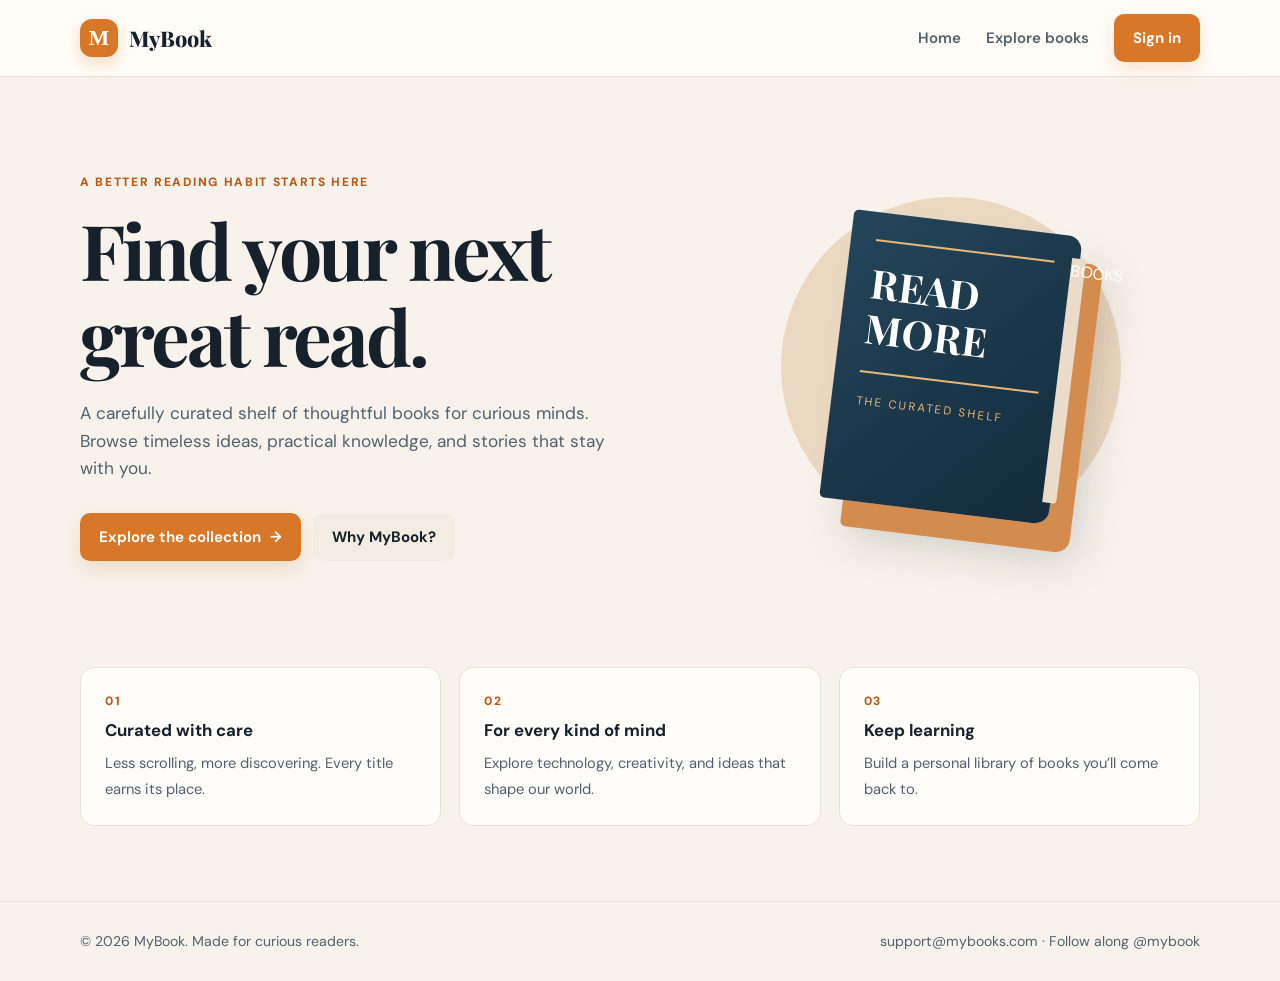
<file: index.html>
<!doctype html>
<html lang="en">
<head>
  <meta charset="UTF-8">
  <meta name="viewport" content="width=device-width, initial-scale=1.0">
  <meta name="description" content="MyBook — A carefully curated shelf of thoughtful books for curious minds. Browse computer science, AI, and technology classics.">
  <meta name="theme-color" content="#f7f3ec">
  <!-- Open Graph / Social Media -->
  <meta property="og:title" content="MyBook — Stories worth keeping">
  <meta property="og:description" content="A carefully curated shelf of thoughtful books for curious minds. Browse timeless ideas, practical knowledge, and technology classics.">
  <meta property="og:type" content="website">
  <meta property="og:image" content="library-book.webp">
  <!-- Favicon -->
  <link rel="icon" href="data:image/svg+xml,<svg xmlns='http://www.w3.org/2000/svg' viewBox='0 0 100 100'><rect width='100' height='100' rx='20' fill='%23d97728'/><text x='50' y='70' font-size='65' font-family='serif' font-weight='bold' text-anchor='middle' fill='%23ffffff'>M</text></svg>">
  <title>MyBook — Stories worth keeping</title>
  <link rel="stylesheet" href="styles.css">
  <!-- Structured Data -->
  <script type="application/ld+json">
  {
    "@context": "https://schema.org",
    "@type": "WebSite",
    "name": "MyBook",
    "url": "https://md-shaquib007.github.io/BookshowCase/",
    "description": "A curated digital shelf for technology and computer science books."
  }
  </script>
</head>
<body>
  <header class="site-header">
    <div class="nav-wrap">
      <a class="brand" href="index.html"><span class="brand-mark">M</span> MyBook</a>
      <button class="menu-toggle" aria-label="Toggle Navigation Menu" aria-expanded="false" onclick="document.querySelector('.nav-links').classList.toggle('active')">☰</button>
      <nav class="nav-links" aria-label="Main navigation">
        <a href="index.html">Home</a>
        <a href="book_showcase.html">Explore books</a>
        <a href="book_login.html" class="btn btn-primary">Sign in</a>
      </nav>
    </div>
  </header>

  <main class="page-shell">
    <section class="hero">
      <div>
        <div class="eyebrow">A better reading habit starts here</div>
        <h1>Find your next great read.</h1>
        <p>A carefully curated shelf of thoughtful books for curious minds. Browse timeless ideas, practical knowledge, and stories that stay with you.</p>
        <div class="hero-actions">
          <a class="btn btn-primary" href="book_showcase.html">Explore the collection <span aria-hidden="true">→</span></a>
          <a class="btn btn-quiet" href="#why">Why MyBook?</a>
        </div>
      </div>
      <div class="hero-art" aria-label="Decorative book illustration">
        <div class="hero-book">
          <h2>READ<br>MORE</h2>
          <p>THE CURATED SHELF</p>
        </div>
      </div>
    </section>

    <section id="why" class="feature-row" aria-label="Why choose MyBook">
      <article class="feature">
        <div class="eyebrow">01</div>
        <strong>Curated with care</strong>
        <span>Less scrolling, more discovering. Every title earns its place.</span>
      </article>
      <article class="feature">
        <div class="eyebrow">02</div>
        <strong>For every kind of mind</strong>
        <span>Explore technology, creativity, and ideas that shape our world.</span>
      </article>
      <article class="feature">
        <div class="eyebrow">03</div>
        <strong>Keep learning</strong>
        <span>Build a personal library of books you’ll come back to.</span>
      </article>
    </section>
  </main>

  <footer class="site-footer">
    <div class="page-shell footer-wrap">
      <span>© 2026 MyBook. Made for curious readers.</span>
      <span>support@mybooks.com · Follow along @mybook</span>
    </div>
  </footer>
</body>
</html>
</file>
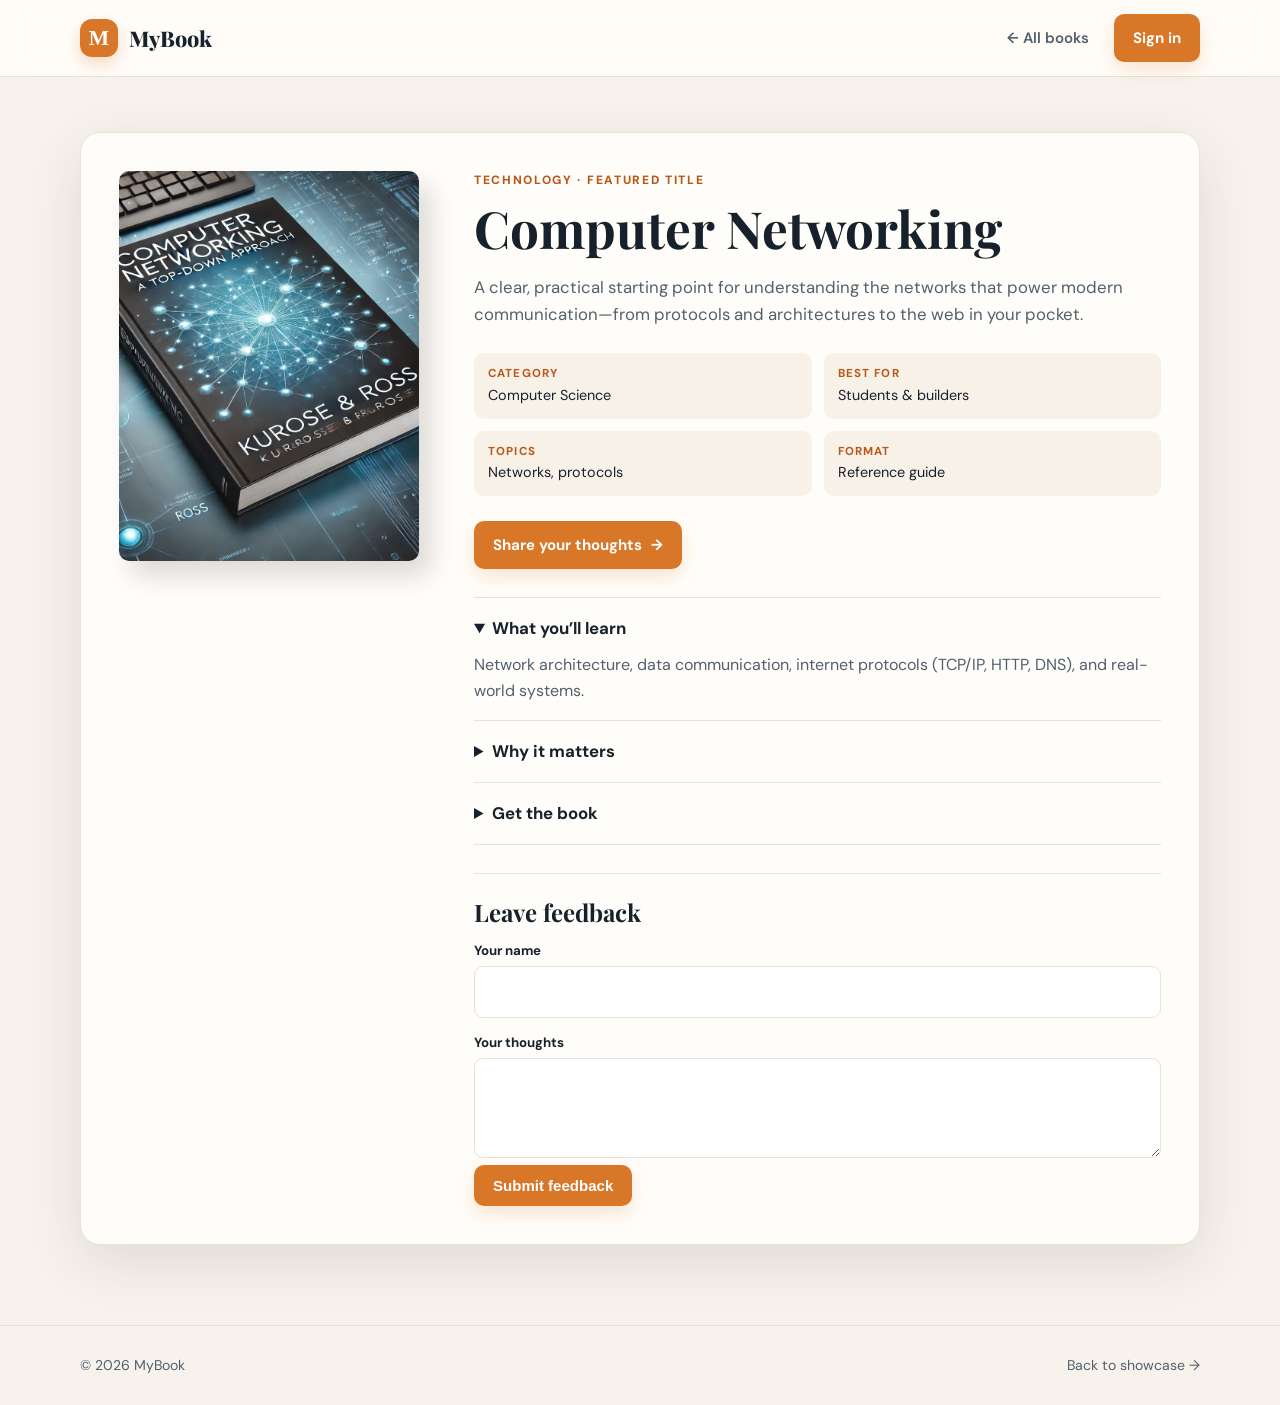
<file: book1-details.html>
<!doctype html>
<html lang="en">
<head>
  <meta charset="UTF-8">
  <meta name="viewport" content="width=device-width, initial-scale=1.0">
  <meta name="description" content="Computer Networking — Understand the systems that connect our digital world. Key concepts, protocols, and practical reference guide.">
  <meta name="theme-color" content="#f7f3ec">
  <!-- Favicon -->
  <link rel="icon" href="data:image/svg+xml,<svg xmlns='http://www.w3.org/2000/svg' viewBox='0 0 100 100'><rect width='100' height='100' rx='20' fill='%23d97728'/><text x='50' y='70' font-size='65' font-family='serif' font-weight='bold' text-anchor='middle' fill='%23ffffff'>M</text></svg>">
  <title>Computer Networking — MyBook</title>
  <link rel="stylesheet" href="styles.css">
  <!-- JSON-LD Book Schema -->
  <script type="application/ld+json">
  {
    "@context": "https://schema.org",
    "@type": "Book",
    "name": "Computer Networking",
    "genre": "Technology & Computer Science",
    "description": "Understand the systems that connect our digital world from protocols and architectures to the web in your pocket."
  }
  </script>
</head>
<body>
  <header class="site-header">
    <div class="nav-wrap">
      <a class="brand" href="index.html"><span class="brand-mark">M</span> MyBook</a>
      <button class="menu-toggle" aria-label="Toggle Navigation Menu" aria-expanded="false" onclick="document.querySelector('.nav-links').classList.toggle('active')">☰</button>
      <nav class="nav-links" aria-label="Main navigation">
        <a href="book_showcase.html">← All books</a>
        <a href="book_login.html" class="btn btn-primary">Sign in</a>
      </nav>
    </div>
  </header>

  <main class="page-shell detail-wrap">
    <article class="detail-card">
      <img class="detail-cover" src="computer-networking.webp" alt="Computer Networking book cover" loading="eager">
      <div class="detail-content">
        <div class="eyebrow">Technology · Featured title</div>
        <h1>Computer Networking</h1>
        <p>A clear, practical starting point for understanding the networks that power modern communication—from protocols and architectures to the web in your pocket.</p>

        <div class="facts">
          <div class="fact"><b>Category</b>Computer Science</div>
          <div class="fact"><b>Best for</b>Students & builders</div>
          <div class="fact"><b>Topics</b>Networks, protocols</div>
          <div class="fact"><b>Format</b>Reference guide</div>
        </div>

        <a class="btn btn-primary" href="#feedback">Share your thoughts <span aria-hidden="true">→</span></a>

        <div class="detail-list">
          <details open>
            <summary>What you’ll learn</summary>
            <div>Network architecture, data communication, internet protocols (TCP/IP, HTTP, DNS), and real-world systems.</div>
          </details>
          <details>
            <summary>Why it matters</summary>
            <div>Build a strong foundation for web development, cloud computing, systems engineering, and distributed applications.</div>
          </details>
          <details>
            <summary>Get the book</summary>
            <div>
              <a href="https://amazon.com" target="_blank" rel="noopener noreferrer">Buy on Amazon →</a> &nbsp;·&nbsp;
              <a href="https://flipkart.com" target="_blank" rel="noopener noreferrer">Buy on Flipkart →</a>
            </div>
          </details>
        </div>

        <form id="feedback" class="feedback" onsubmit="handleFeedback(event)">
          <h2>Leave feedback</h2>
          <label for="name">Your name</label>
          <input id="name" type="text" required aria-required="true">
          <label for="note">Your thoughts</label>
          <textarea id="note" required aria-required="true"></textarea>
          <button class="btn btn-primary" type="submit">Submit feedback</button>
        </form>
      </div>
    </article>
  </main>

  <div id="toastContainer"></div>

  <footer class="site-footer">
    <div class="page-shell footer-wrap">
      <span>© 2026 MyBook</span>
      <a href="book_showcase.html">Back to showcase →</a>
    </div>
  </footer>

  <script>
    function handleFeedback(e) {
      e.preventDefault();
      const name = document.getElementById('name').value;
      const toast = document.getElementById('toastContainer');
      toast.innerHTML = `<div class="toast-notice" role="alert"><span>Thank you for your feedback, ${name}!</span></div>`;
      e.target.reset();
      setTimeout(() => { toast.innerHTML = ''; }, 3500);
    }
  </script>
</body>
</html>
</file>
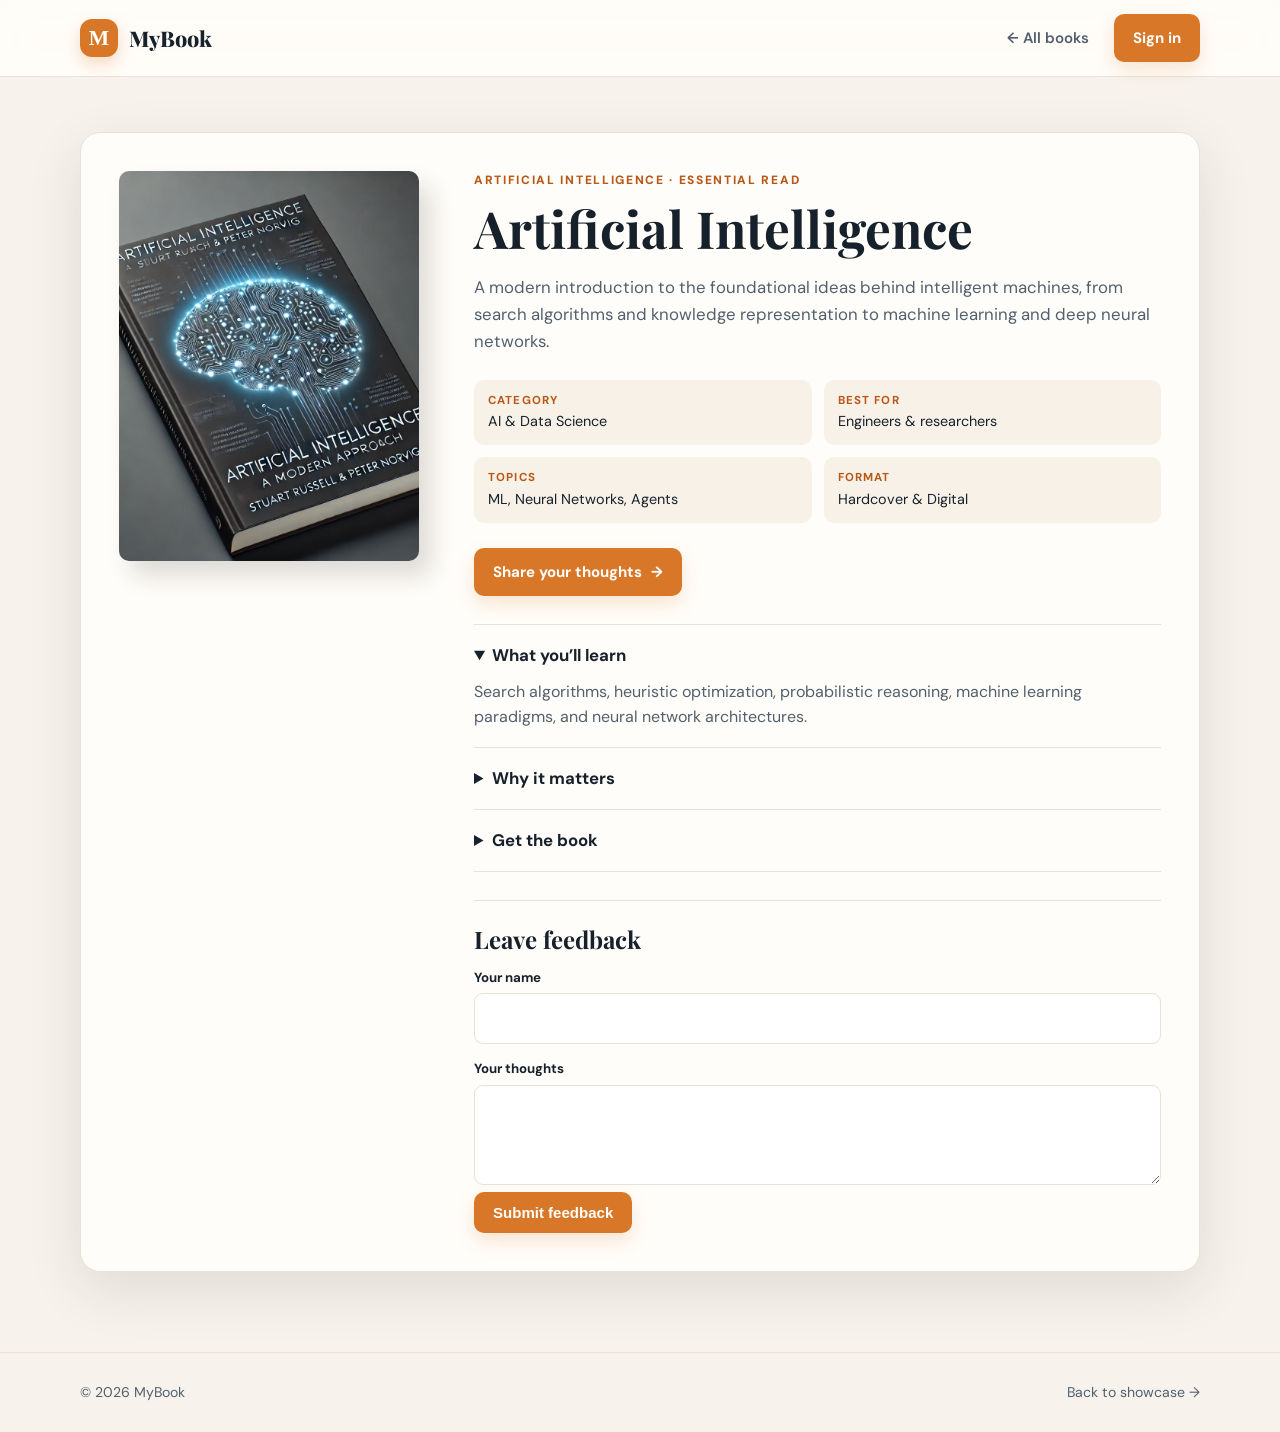
<file: book2-details.html>
<!doctype html>
<html lang="en">
<head>
  <meta charset="UTF-8">
  <meta name="viewport" content="width=device-width, initial-scale=1.0">
  <meta name="description" content="Artificial Intelligence — A modern introduction to the ideas behind intelligent machines, neural networks, and decision algorithms.">
  <meta name="theme-color" content="#f7f3ec">
  <!-- Favicon -->
  <link rel="icon" href="data:image/svg+xml,<svg xmlns='http://www.w3.org/2000/svg' viewBox='0 0 100 100'><rect width='100' height='100' rx='20' fill='%23d97728'/><text x='50' y='70' font-size='65' font-family='serif' font-weight='bold' text-anchor='middle' fill='%23ffffff'>M</text></svg>">
  <title>Artificial Intelligence — MyBook</title>
  <link rel="stylesheet" href="styles.css">
  <!-- JSON-LD Book Schema -->
  <script type="application/ld+json">
  {
    "@context": "https://schema.org",
    "@type": "Book",
    "name": "Artificial Intelligence",
    "genre": "Artificial Intelligence & Computer Science",
    "description": "A modern introduction to the foundational concepts behind intelligent machines and decision-making."
  }
  </script>
</head>
<body>
  <header class="site-header">
    <div class="nav-wrap">
      <a class="brand" href="index.html"><span class="brand-mark">M</span> MyBook</a>
      <button class="menu-toggle" aria-label="Toggle Navigation Menu" aria-expanded="false" onclick="document.querySelector('.nav-links').classList.toggle('active')">☰</button>
      <nav class="nav-links" aria-label="Main navigation">
        <a href="book_showcase.html">← All books</a>
        <a href="book_login.html" class="btn btn-primary">Sign in</a>
      </nav>
    </div>
  </header>

  <main class="page-shell detail-wrap">
    <article class="detail-card">
      <img class="detail-cover" src="artificial-intelligence.webp" alt="Artificial Intelligence book cover" loading="eager">
      <div class="detail-content">
        <div class="eyebrow">Artificial Intelligence · Essential Read</div>
        <h1>Artificial Intelligence</h1>
        <p>A modern introduction to the foundational ideas behind intelligent machines, from search algorithms and knowledge representation to machine learning and deep neural networks.</p>

        <div class="facts">
          <div class="fact"><b>Category</b>AI & Data Science</div>
          <div class="fact"><b>Best for</b>Engineers & researchers</div>
          <div class="fact"><b>Topics</b>ML, Neural Networks, Agents</div>
          <div class="fact"><b>Format</b>Hardcover & Digital</div>
        </div>

        <a class="btn btn-primary" href="#feedback">Share your thoughts <span aria-hidden="true">→</span></a>

        <div class="detail-list">
          <details open>
            <summary>What you’ll learn</summary>
            <div>Search algorithms, heuristic optimization, probabilistic reasoning, machine learning paradigms, and neural network architectures.</div>
          </details>
          <details>
            <summary>Why it matters</summary>
            <div>Empowers developers and researchers to understand, design, and deploy intelligent agents responsibly.</div>
          </details>
          <details>
            <summary>Get the book</summary>
            <div>
              <a href="https://amazon.com" target="_blank" rel="noopener noreferrer">Buy on Amazon →</a> &nbsp;·&nbsp;
              <a href="https://flipkart.com" target="_blank" rel="noopener noreferrer">Buy on Flipkart →</a>
            </div>
          </details>
        </div>

        <form id="feedback" class="feedback" onsubmit="handleFeedback(event)">
          <h2>Leave feedback</h2>
          <label for="name">Your name</label>
          <input id="name" type="text" required aria-required="true">
          <label for="note">Your thoughts</label>
          <textarea id="note" required aria-required="true"></textarea>
          <button class="btn btn-primary" type="submit">Submit feedback</button>
        </form>
      </div>
    </article>
  </main>

  <div id="toastContainer"></div>

  <footer class="site-footer">
    <div class="page-shell footer-wrap">
      <span>© 2026 MyBook</span>
      <a href="book_showcase.html">Back to showcase →</a>
    </div>
  </footer>

  <script>
    function handleFeedback(e) {
      e.preventDefault();
      const name = document.getElementById('name').value;
      const toast = document.getElementById('toastContainer');
      toast.innerHTML = `<div class="toast-notice" role="alert"><span>Thank you for your feedback, ${name}!</span></div>`;
      e.target.reset();
      setTimeout(() => { toast.innerHTML = ''; }, 3500);
    }
  </script>
</body>
</html>
</file>
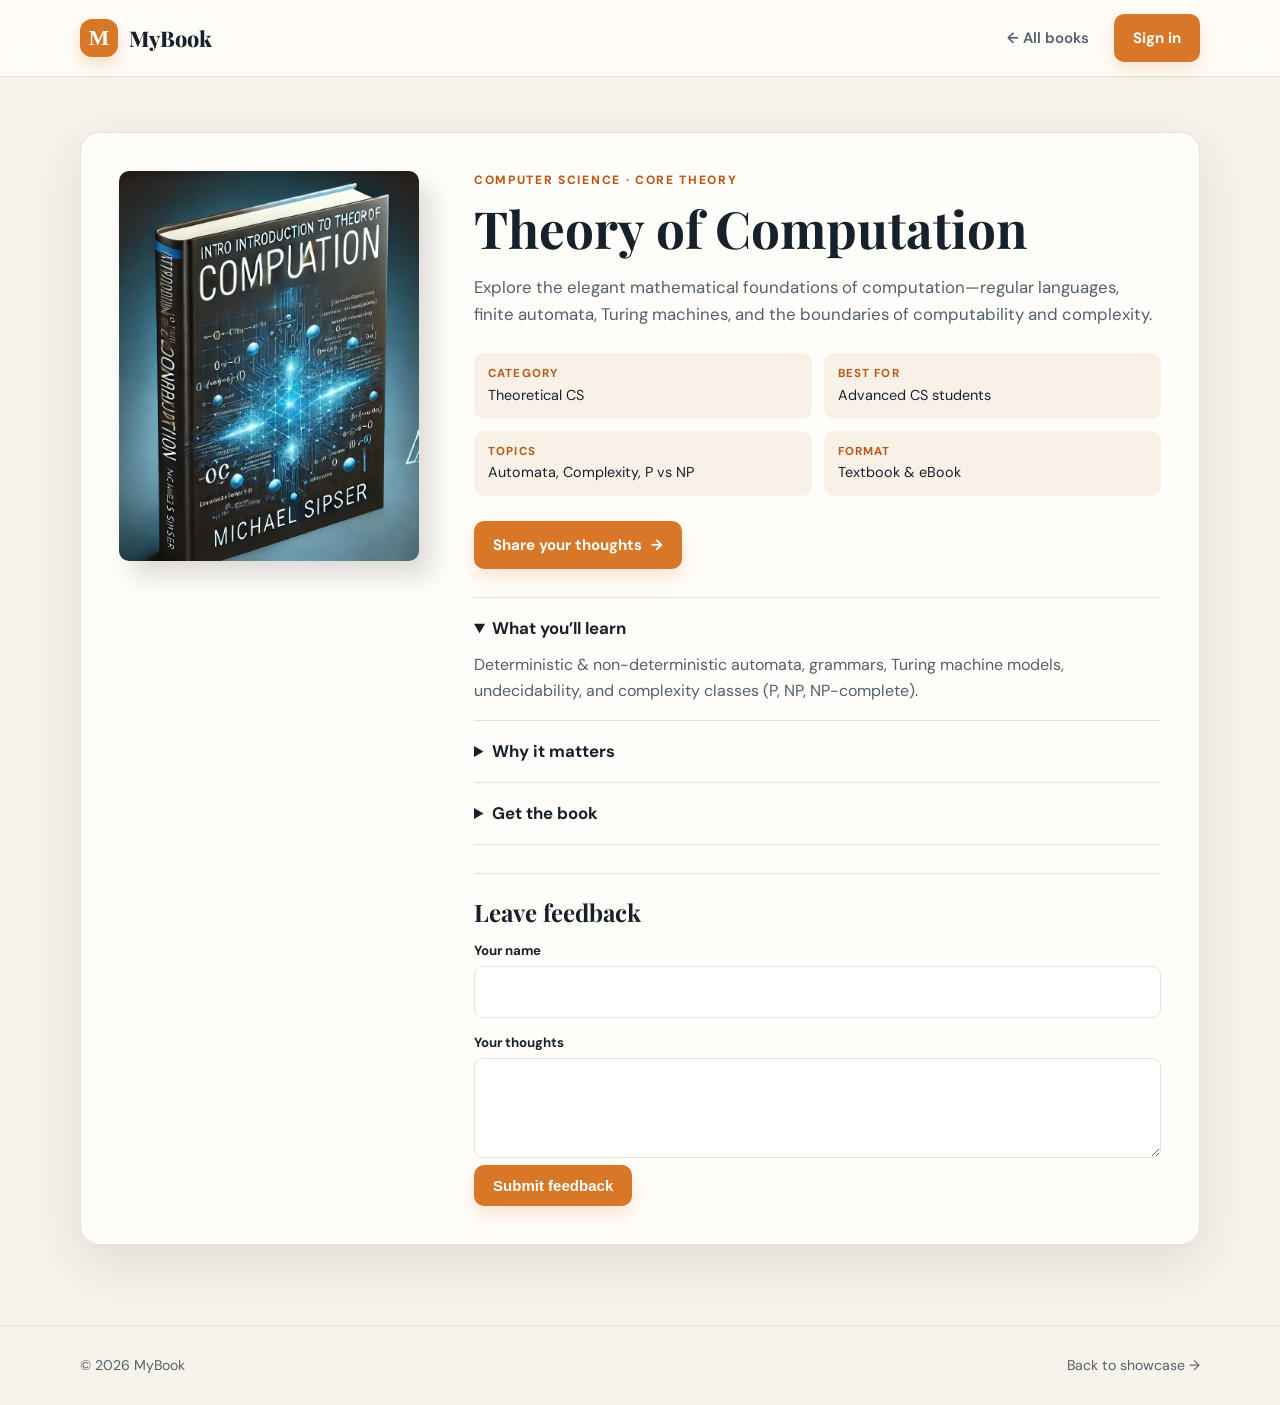
<file: book3-details.html>
<!doctype html>
<html lang="en">
<head>
  <meta charset="UTF-8">
  <meta name="viewport" content="width=device-width, initial-scale=1.0">
  <meta name="description" content="Theory of Computation — Explore the mathematical foundations of computability, automata, and computational complexity.">
  <meta name="theme-color" content="#f7f3ec">
  <!-- Favicon -->
  <link rel="icon" href="data:image/svg+xml,<svg xmlns='http://www.w3.org/2000/svg' viewBox='0 0 100 100'><rect width='100' height='100' rx='20' fill='%23d97728'/><text x='50' y='70' font-size='65' font-family='serif' font-weight='bold' text-anchor='middle' fill='%23ffffff'>M</text></svg>">
  <title>Theory of Computation — MyBook</title>
  <link rel="stylesheet" href="styles.css">
  <!-- JSON-LD Book Schema -->
  <script type="application/ld+json">
  {
    "@context": "https://schema.org",
    "@type": "Book",
    "name": "Theory of Computation",
    "genre": "Theoretical Computer Science",
    "description": "Explore the elegant mathematical foundations of what computers can and cannot compute."
  }
  </script>
</head>
<body>
  <header class="site-header">
    <div class="nav-wrap">
      <a class="brand" href="index.html"><span class="brand-mark">M</span> MyBook</a>
      <button class="menu-toggle" aria-label="Toggle Navigation Menu" aria-expanded="false" onclick="document.querySelector('.nav-links').classList.toggle('active')">☰</button>
      <nav class="nav-links" aria-label="Main navigation">
        <a href="book_showcase.html">← All books</a>
        <a href="book_login.html" class="btn btn-primary">Sign in</a>
      </nav>
    </div>
  </header>

  <main class="page-shell detail-wrap">
    <article class="detail-card">
      <img class="detail-cover" src="theory-of-computation.webp" alt="Theory of Computation book cover" loading="eager">
      <div class="detail-content">
        <div class="eyebrow">Computer Science · Core Theory</div>
        <h1>Theory of Computation</h1>
        <p>Explore the elegant mathematical foundations of computation—regular languages, finite automata, Turing machines, and the boundaries of computability and complexity.</p>

        <div class="facts">
          <div class="fact"><b>Category</b>Theoretical CS</div>
          <div class="fact"><b>Best for</b>Advanced CS students</div>
          <div class="fact"><b>Topics</b>Automata, Complexity, P vs NP</div>
          <div class="fact"><b>Format</b>Textbook & eBook</div>
        </div>

        <a class="btn btn-primary" href="#feedback">Share your thoughts <span aria-hidden="true">→</span></a>

        <div class="detail-list">
          <details open>
            <summary>What you’ll learn</summary>
            <div>Deterministic & non-deterministic automata, grammars, Turing machine models, undecidability, and complexity classes (P, NP, NP-complete).</div>
          </details>
          <details>
            <summary>Why it matters</summary>
            <div>Deepens your understanding of compiler design, algorithm limits, cryptography, and logic formulation.</div>
          </details>
          <details>
            <summary>Get the book</summary>
            <div>
              <a href="https://amazon.com" target="_blank" rel="noopener noreferrer">Buy on Amazon →</a> &nbsp;·&nbsp;
              <a href="https://flipkart.com" target="_blank" rel="noopener noreferrer">Buy on Flipkart →</a>
            </div>
          </details>
        </div>

        <form id="feedback" class="feedback" onsubmit="handleFeedback(event)">
          <h2>Leave feedback</h2>
          <label for="name">Your name</label>
          <input id="name" type="text" required aria-required="true">
          <label for="note">Your thoughts</label>
          <textarea id="note" required aria-required="true"></textarea>
          <button class="btn btn-primary" type="submit">Submit feedback</button>
        </form>
      </div>
    </article>
  </main>

  <div id="toastContainer"></div>

  <footer class="site-footer">
    <div class="page-shell footer-wrap">
      <span>© 2026 MyBook</span>
      <a href="book_showcase.html">Back to showcase →</a>
    </div>
  </footer>

  <script>
    function handleFeedback(e) {
      e.preventDefault();
      const name = document.getElementById('name').value;
      const toast = document.getElementById('toastContainer');
      toast.innerHTML = `<div class="toast-notice" role="alert"><span>Thank you for your feedback, ${name}!</span></div>`;
      e.target.reset();
      setTimeout(() => { toast.innerHTML = ''; }, 3500);
    }
  </script>
</body>
</html>
</file>
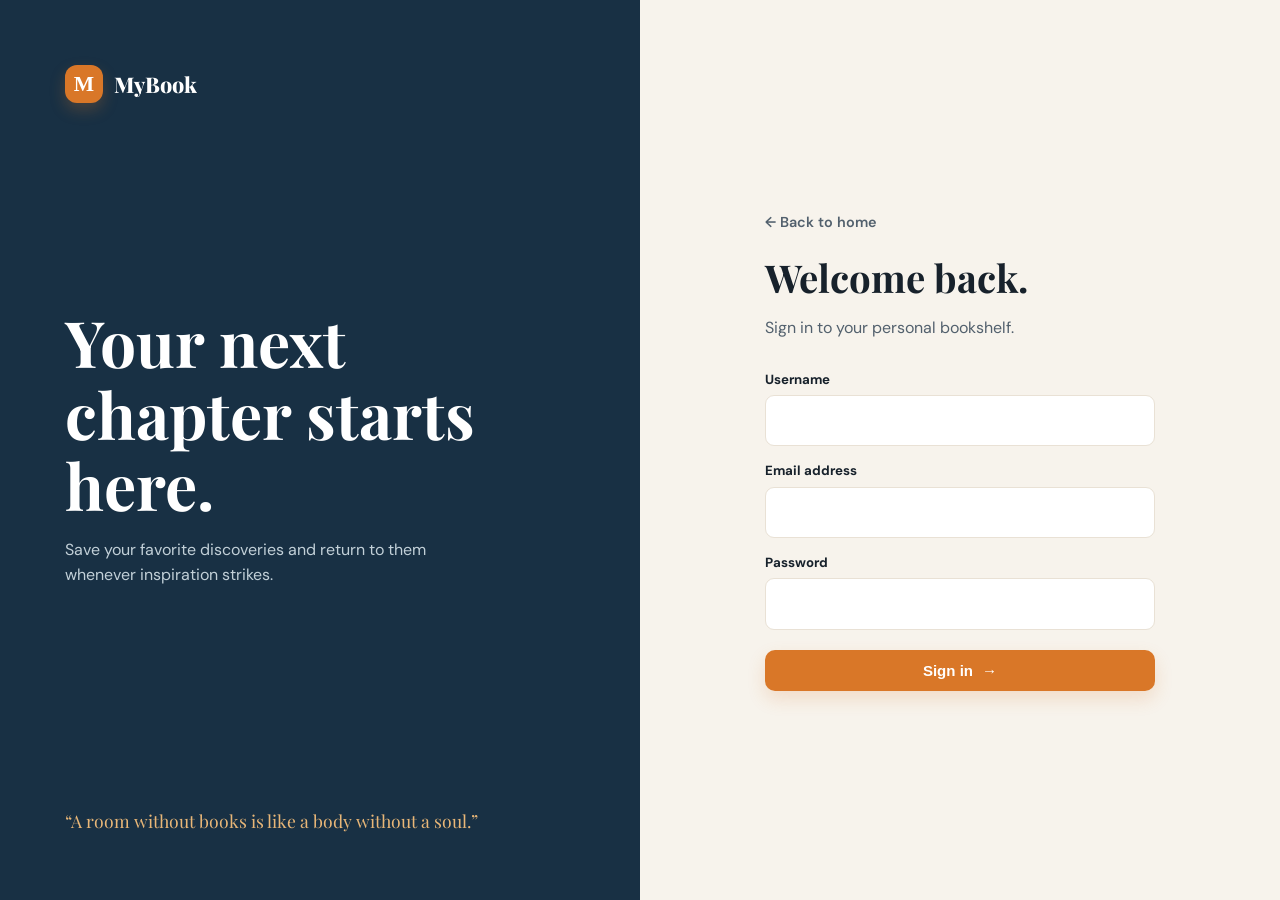
<file: book_login.html>
<!doctype html>
<html lang="en">
<head>
  <meta charset="UTF-8">
  <meta name="viewport" content="width=device-width, initial-scale=1.0">
  <meta name="description" content="Sign in to your MyBook personal bookshelf to save favorite titles and reading lists.">
  <meta name="theme-color" content="#183044">
  <!-- Favicon -->
  <link rel="icon" href="data:image/svg+xml,<svg xmlns='http://www.w3.org/2000/svg' viewBox='0 0 100 100'><rect width='100' height='100' rx='20' fill='%23d97728'/><text x='50' y='70' font-size='65' font-family='serif' font-weight='bold' text-anchor='middle' fill='%23ffffff'>M</text></svg>">
  <title>Sign in — MyBook</title>
  <link rel="stylesheet" href="styles.css">
</head>
<body>
  <main class="login-page">
    <section class="login-art">
      <a class="brand" href="index.html"><span class="brand-mark">M</span> MyBook</a>
      <div>
        <h1>Your next chapter starts here.</h1>
        <p>Save your favorite discoveries and return to them whenever inspiration strikes.</p>
      </div>
      <div class="login-quote">“A room without books is like a body without a soul.”</div>
    </section>

    <section class="login-panel">
      <form class="login-form" id="loginForm" novalidate onsubmit="handleLogin(event)">
        <a class="back-link" href="index.html">← Back to home</a>
        <h1>Welcome back.</h1>
        <p>Sign in to your personal bookshelf.</p>
        
        <label for="uname">Username</label>
        <input id="uname" type="text" autocomplete="username" required aria-required="true">
        
        <label for="mail">Email address</label>
        <input id="mail" type="email" autocomplete="email" required aria-required="true">
        
        <label for="pwd">Password</label>
        <input id="pwd" type="password" autocomplete="current-password" required aria-required="true">
        
        <button class="btn btn-primary" type="submit">Sign in <span aria-hidden="true">→</span></button>
      </form>
    </section>
  </main>

  <div id="toastContainer"></div>

  <script>
    function handleLogin(e) {
      e.preventDefault();
      const mail = document.getElementById('mail');
      const uname = document.getElementById('uname');
      const pwd = document.getElementById('pwd');

      if (!uname.value.trim() || !mail.value.trim() || !pwd.value) {
        showToast('Please fill out all required fields.');
        return;
      }
      if (!mail.checkValidity()) {
        showToast('Please enter a valid email address.');
        mail.focus();
        return;
      }

      showToast('Welcome back, ' + uname.value + '! Redirecting to collection...');
      setTimeout(() => {
        window.location.href = 'book_showcase.html';
      }, 1500);
    }

    function showToast(msg) {
      const container = document.getElementById('toastContainer');
      container.innerHTML = `<div class="toast-notice" role="alert"><span>${msg}</span></div>`;
      setTimeout(() => { container.innerHTML = ''; }, 3500);
    }
  </script>
</body>
</html>
</file>
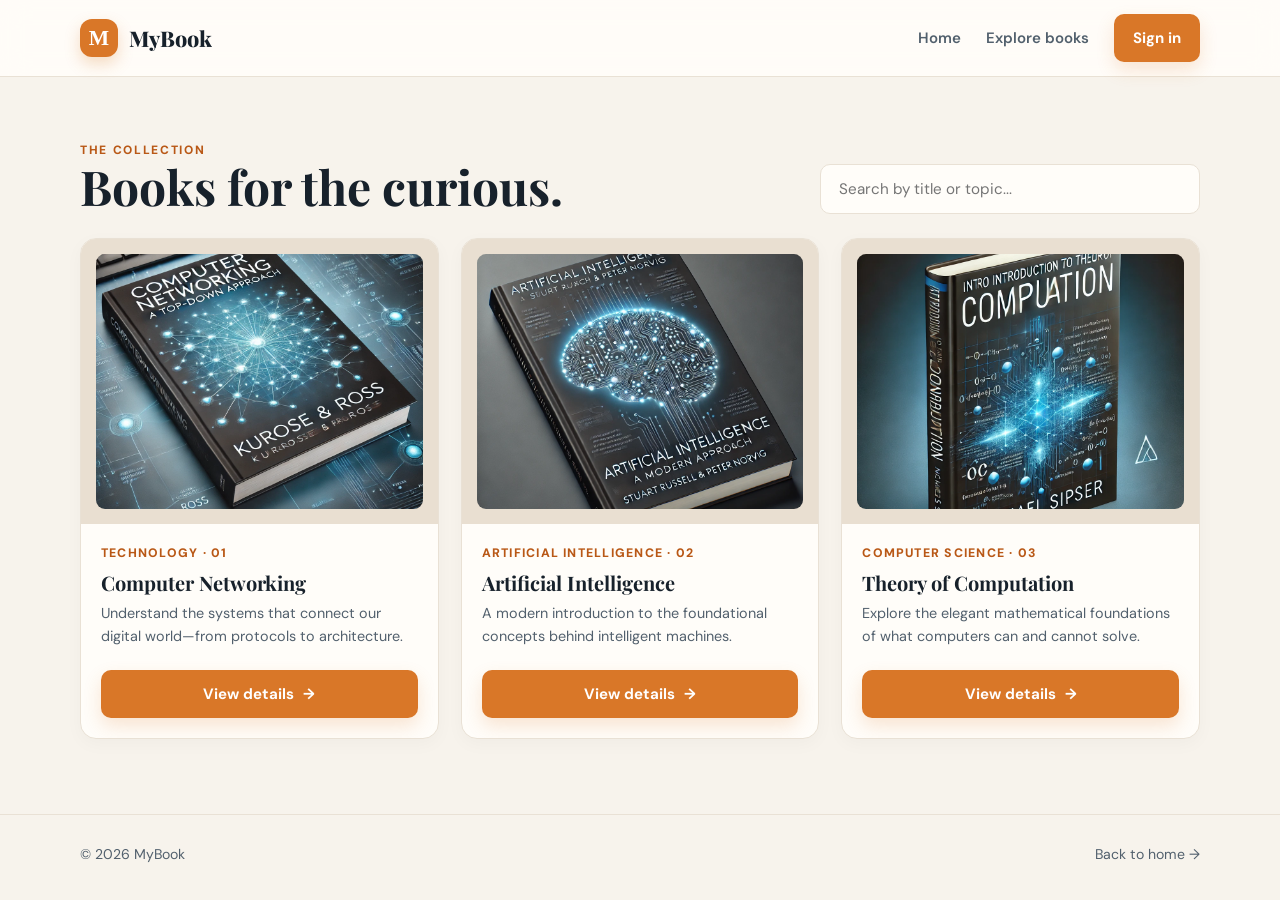
<file: book_showcase.html>
<!doctype html>
<html lang="en">
<head>
  <meta charset="UTF-8">
  <meta name="viewport" content="width=device-width, initial-scale=1.0">
  <meta name="description" content="Explore our curated collection of computer science, artificial intelligence, and networking books on MyBook.">
  <meta name="theme-color" content="#f7f3ec">
  <!-- Open Graph -->
  <meta property="og:title" content="Explore the collection — MyBook">
  <meta property="og:description" content="Explore our curated collection of computer science, artificial intelligence, and networking books.">
  <meta property="og:type" content="website">
  <!-- Favicon -->
  <link rel="icon" href="data:image/svg+xml,<svg xmlns='http://www.w3.org/2000/svg' viewBox='0 0 100 100'><rect width='100' height='100' rx='20' fill='%23d97728'/><text x='50' y='70' font-size='65' font-family='serif' font-weight='bold' text-anchor='middle' fill='%23ffffff'>M</text></svg>">
  <title>Explore the collection — MyBook</title>
  <link rel="stylesheet" href="styles.css">
  <!-- JSON-LD -->
  <script type="application/ld+json">
  {
    "@context": "https://schema.org",
    "@type": "ItemList",
    "name": "MyBook Technology Collection",
    "itemListElement": [
      { "@type": "ListItem", "position": 1, "name": "Computer Networking" },
      { "@type": "ListItem", "position": 2, "name": "Artificial Intelligence" },
      { "@type": "ListItem", "position": 3, "name": "Theory of Computation" }
    ]
  }
  </script>
</head>
<body>
  <header class="site-header">
    <div class="nav-wrap">
      <a class="brand" href="index.html"><span class="brand-mark">M</span> MyBook</a>
      <button class="menu-toggle" aria-label="Toggle Navigation Menu" aria-expanded="false" onclick="document.querySelector('.nav-links').classList.toggle('active')">☰</button>
      <nav class="nav-links" aria-label="Main navigation">
        <a href="index.html">Home</a>
        <a href="book_showcase.html">Explore books</a>
        <a href="book_login.html" class="btn btn-primary">Sign in</a>
      </nav>
    </div>
  </header>

  <main class="page-shell">
    <section class="section-head">
      <div>
        <div class="eyebrow">The collection</div>
        <h1>Books for the curious.</h1>
      </div>
      <div class="search-box">
        <input type="search" id="bookSearch" placeholder="Search by title or topic..." aria-label="Search books by title or topic" oninput="filterBooks()">
      </div>
    </section>

    <section class="books-grid" id="booksGrid">
      <article class="book-card" data-title="computer networking" data-category="technology">
        <div class="cover">
          <img src="computer-networking.webp" alt="Computer Networking book cover" loading="lazy">
        </div>
        <div class="book-info">
          <div class="book-meta">Technology · 01</div>
          <h2>Computer Networking</h2>
          <p>Understand the systems that connect our digital world—from protocols to architecture.</p>
          <a class="btn btn-primary" href="book1-details.html">View details <span aria-hidden="true">→</span></a>
        </div>
      </article>

      <article class="book-card" data-title="artificial intelligence" data-category="artificial intelligence">
        <div class="cover">
          <img src="artificial-intelligence.webp" alt="Artificial Intelligence book cover" loading="lazy">
        </div>
        <div class="book-info">
          <div class="book-meta">Artificial intelligence · 02</div>
          <h2>Artificial Intelligence</h2>
          <p>A modern introduction to the foundational concepts behind intelligent machines.</p>
          <a class="btn btn-primary" href="book2-details.html">View details <span aria-hidden="true">→</span></a>
        </div>
      </article>

      <article class="book-card" data-title="theory of computation" data-category="computer science">
        <div class="cover">
          <img src="theory-of-computation.webp" alt="Theory of Computation book cover" loading="lazy">
        </div>
        <div class="book-info">
          <div class="book-meta">Computer science · 03</div>
          <h2>Theory of Computation</h2>
          <p>Explore the elegant mathematical foundations of what computers can and cannot solve.</p>
          <a class="btn btn-primary" href="book3-details.html">View details <span aria-hidden="true">→</span></a>
        </div>
      </article>
    </section>
  </main>

  <footer class="site-footer">
    <div class="page-shell footer-wrap">
      <span>© 2026 MyBook</span>
      <a href="index.html">Back to home →</a>
    </div>
  </footer>

  <script>
    function filterBooks() {
      const q = document.getElementById('bookSearch').value.toLowerCase().trim();
      const cards = document.querySelectorAll('.book-card');
      cards.forEach(card => {
        const title = card.getAttribute('data-title');
        const cat = card.getAttribute('data-category');
        if (title.includes(q) || cat.includes(q)) {
          card.style.display = 'flex';
        } else {
          card.style.display = 'none';
        }
      });
    }
  </script>
</body>
</html>
</file>
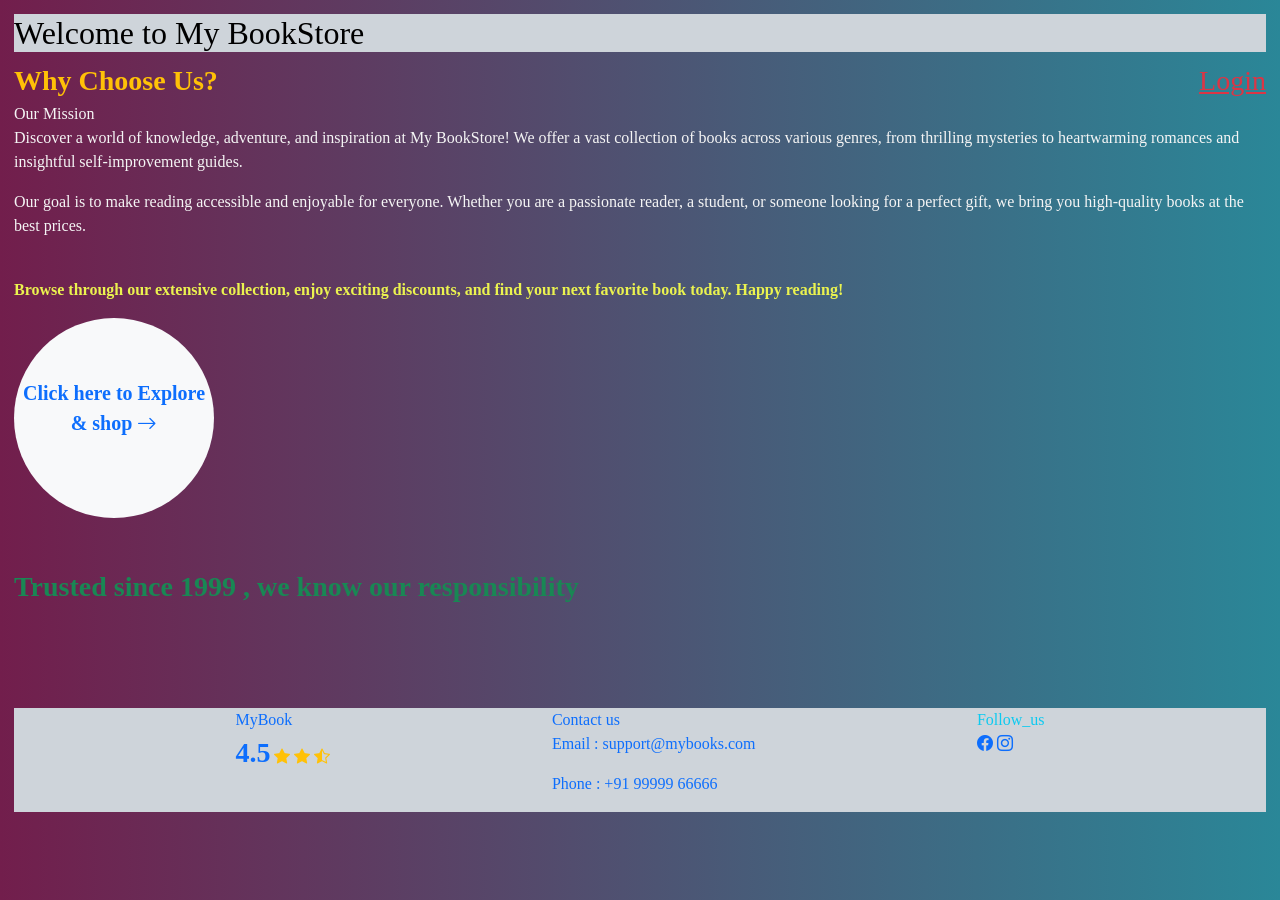
<file: welcome_bookstore.html>
<!DOCTYPE html>
<html lang="en">
<head>
    <meta charset="UTF-8">
    <meta name="viewport" content="width=device-width, initial-scale=1.0">
    <title>Document</title>
    <link href="https://cdn.jsdelivr.net/npm/bootstrap@5.3.3/dist/css/bootstrap.min.css" rel="stylesheet" integrity="sha384-QWTKZyjpPEjISv5WaRU9OFeRpok6YctnYmDr5pNlyT2bRjXh0JMhjY6hW+ALEwIH" crossorigin="anonymous">
    <link rel="stylesheet" href="https://cdn.jsdelivr.net/npm/bootstrap-icons@1.11.3/font/bootstrap-icons.min.css">

    <style type="text/css">
        *{
            font-family: 'Times New Roman', Times, serif;
            margin: 0px;
            padding: 0px; 
        }

        body{
            background: linear-gradient(to right, #721e4c, #2a8798);
            margin: 10px;
            padding: 4px;
            color: whitesmoke;
        }

        .positioning{
            display: flex;
            flex-direction: row;
            justify-content: space-between;
        }

        /*Now applying media Queries*/
        @media screen and (max-width:768){
            body{
                font-size: 12px;
            }
        }
        
    </style>
</head>
<body>
    <header class="header bg-dark">
        <h2 class="heading bg-dark-subtle text-bg-light">
            Welcome to My BookStore
        </h2>
    </header>

    <div class="positioning">
        <div class="text-warning fw-bold fs-3">
            Why Choose Us?
        </div>
        <div class="text-danger fs-3">
            <a href="book_login.html" class="text-danger">Login</a>
        </div>
    </div>

    <main>
        <div>
            Our Mission
        </div>
        <p>
            Discover a world of knowledge, adventure, and inspiration at My BookStore! We offer a vast collection of books across various genres, from thrilling mysteries to heartwarming romances and insightful self-improvement guides.
        </p>

        <p>
            Our goal is to make reading accessible and enjoyable for everyone. Whether you are a passionate reader, a student, or someone looking for a perfect gift, we bring you high-quality books at the best prices.
        </p>

        <p style="color: rgb(235, 243, 79); font-weight: bold; margin-top: 40px;">
            Browse through our extensive collection, enjoy exciting discounts, and find your next favorite book today. Happy reading!
        </p>

        <div class="fw-bold fs-5 d-flex justify-content-center bg-light" style=" height:200px; width:200px; border-radius:200px; text-align:center; ">
            <a href="book_showcase.html" style="text-decoration: none; justify-content:center; text-align:center; margin-top: 60px;">Click here to Explore & shop <span class="bi bi-arrow-right"></span></a>
        </div>
        
    </main>

    <div class="quote fw-bold fs-3 text-success mt-5">
        Trusted since 1999 , we know our responsibility
    </div>

    <footer class="foot bg-dark-subtle text-primary d-flex justify-content-evenly" style="margin-top: 100px;">

        <div>
            <div>MyBook</div>
            <div class="">
                <span class="fw-bold fs-3 text-primary">4.5</span>
                <span class="bi bi-star-fill text-warning"></span>
                <span class="bi bi-star-fill text-warning"></span>
                <span class="bi bi-star-half text-warning"></span>
            </div>
        </div>

        <div>
            <div>Contact us</div>
            <p>Email : support@mybooks.com</p>
            <p>Phone : +91 99999 66666</p>
        </div>

        <div>
            <div class="text-info">Follow_us</div>
            <div>
                <span class="bi bi-facebook"> </span>
                <span class="bi bi-instagram"> </span>
            </div>
        </div>

    </footer>
    
</body>
</html>
</file>
<file: styles.css>
@import url('https://fonts.googleapis.com/css2?family=DM+Sans:ital,wght@0,400;0,500;0,600;0,700;1,400&family=Playfair+Display:wght@600;700;800&display=swap');

:root {
  --ink: #17212b;
  --muted: #52606d;
  --cream: #f7f3ec;
  --paper: #fffdf9;
  --line: #e9e1d5;
  --amber: #d97728;
  --amber-dark: #b95816;
  --navy: #183044;
  --green: #2e7d32;
  --shadow: 0 18px 55px rgba(35, 30, 24, .11);
  --focus-ring: 0 0 0 3px rgba(217, 119, 40, .35);
}

* { box-sizing: border-box; }
html { scroll-behavior: smooth; }
body {
  margin: 0;
  color: var(--ink);
  background: var(--cream);
  font-family: 'DM Sans', system-ui, -apple-system, sans-serif;
  line-height: 1.6;
  -webkit-font-smoothing: antialiased;
}

a { color: inherit; text-decoration: none; }
a:focus-visible, button:focus-visible, input:focus-visible, textarea:focus-visible {
  outline: none;
  box-shadow: var(--focus-ring);
  border-radius: 6px;
}

/* Header & Nav */
.site-header {
  background: rgba(255, 253, 249, .92);
  border-bottom: 1px solid var(--line);
  position: sticky;
  top: 0;
  z-index: 100;
  backdrop-filter: blur(14px);
}

.nav-wrap {
  width: min(1120px, calc(100% - 40px));
  min-height: 76px;
  margin: auto;
  display: flex;
  align-items: center;
  justify-content: space-between;
  gap: 28px;
}

.brand {
  display: flex;
  align-items: center;
  gap: 11px;
  font-family: 'Playfair Display', serif;
  font-size: 1.35rem;
  font-weight: 800;
}

.brand-mark {
  width: 38px;
  height: 38px;
  display: grid;
  place-items: center;
  border-radius: 12px;
  color: #fff;
  background: var(--amber);
  font-family: serif;
  font-size: 1.35rem;
  box-shadow: 0 7px 15px rgba(217, 119, 40, .25);
}

.nav-links {
  display: flex;
  align-items: center;
  gap: 25px;
  color: var(--muted);
  font-size: .94rem;
  font-weight: 600;
}

.nav-links a:hover { color: var(--amber-dark); }

/* Mobile Menu Button */
.menu-toggle {
  display: none;
  background: transparent;
  border: 1px solid var(--line);
  border-radius: 8px;
  padding: 8px 12px;
  font-size: 1.2rem;
  cursor: pointer;
  color: var(--ink);
}

/* Buttons */
.btn {
  display: inline-flex;
  align-items: center;
  justify-content: center;
  gap: 9px;
  border: 0;
  border-radius: 10px;
  padding: 12px 19px;
  font-size: .94rem;
  font-weight: 700;
  cursor: pointer;
  transition: all .2s ease;
}

.btn-primary {
  background: var(--amber);
  color: #fff;
  box-shadow: 0 8px 18px rgba(217, 119, 40, .18);
}

.btn-primary:hover {
  background: var(--amber-dark);
  transform: translateY(-2px);
}

.btn-quiet {
  background: #f2ece3;
  color: var(--ink);
}

.btn-quiet:hover {
  background: #e6ded3;
}

/* Main Layout */
.page-shell {
  width: min(1120px, calc(100% - 40px));
  margin: auto;
}

.eyebrow {
  color: var(--amber-dark);
  text-transform: uppercase;
  letter-spacing: .14em;
  font-size: .75rem;
  font-weight: 800;
}

h1, h2, h3 {
  font-family: 'Playfair Display', serif;
  line-height: 1.12;
  margin: 0;
}

/* Hero Section */
.hero {
  display: grid;
  grid-template-columns: 1.05fr .95fr;
  align-items: center;
  gap: 70px;
  padding: 95px 0 80px;
}

.hero h1 {
  font-size: clamp(2.8rem, 6vw, 5.2rem);
  max-width: 650px;
  margin: 14px 0 22px;
  letter-spacing: -.04em;
}

.hero p {
  max-width: 545px;
  color: var(--muted);
  font-size: 1.08rem;
}

.hero-actions {
  display: flex;
  gap: 12px;
  margin-top: 30px;
  flex-wrap: wrap;
}

.hero-art {
  position: relative;
  min-height: 390px;
  display: grid;
  place-items: center;
}

.hero-art::before {
  content: '';
  position: absolute;
  width: 340px;
  height: 340px;
  border-radius: 50%;
  background: #ead8c1;
}

.hero-book {
  position: relative;
  width: 230px;
  height: 290px;
  padding: 27px 25px;
  color: #fff;
  border-radius: 5px 14px 14px 5px;
  background: linear-gradient(135deg, #24465b, #132b3b);
  box-shadow: 24px 26px 0 #d38c4e, 30px 35px 42px rgba(31, 30, 24, .18);
  transform: rotate(7deg);
  transition: transform .3s ease;
}

.hero-book:hover { transform: rotate(4deg) scale(1.03); }

.hero-book::after {
  content: 'BOOKS';
  position: absolute;
  right: -6px;
  top: 22px;
  bottom: 22px;
  width: 14px;
  background: #eadcc9;
  border-radius: 0 3px 3px 0;
}

.hero-book h2 {
  font-size: 2.5rem;
  border-top: 2px solid #e9b778;
  border-bottom: 2px solid #e9b778;
  padding: 20px 0;
}

.hero-book p {
  color: #e9b778;
  font-size: .72rem;
  letter-spacing: .18em;
  margin-top: 20px;
}

/* Feature Grid */
.feature-row {
  display: grid;
  grid-template-columns: repeat(3, 1fr);
  gap: 18px;
  padding: 25px 0 75px;
}

.feature {
  padding: 24px;
  border: 1px solid var(--line);
  border-radius: 14px;
  background: var(--paper);
  transition: transform .2s ease;
}

.feature:hover { transform: translateY(-4px); }
.feature strong { display: block; margin: 6px 0; font-size: 1.05rem; }
.feature span { color: var(--muted); font-size: .92rem; }

/* Showcase Section */
.section-head {
  display: flex;
  justify-content: space-between;
  align-items: flex-end;
  gap: 20px;
  margin: 64px 0 24px;
  flex-wrap: wrap;
}

.section-head h1, .section-head h2 { font-size: clamp(2rem, 4vw, 3rem); }
.section-head p { margin: 0; color: var(--muted); }

.search-box {
  width: 100%;
  max-width: 380px;
  position: relative;
}

.search-box input {
  width: 100%;
  padding: 12px 18px;
  border: 1px solid var(--line);
  border-radius: 10px;
  background: var(--paper);
  font-size: .95rem;
  color: var(--ink);
}

.books-grid {
  display: grid;
  grid-template-columns: repeat(3, 1fr);
  gap: 22px;
  padding-bottom: 75px;
}

.book-card {
  background: var(--paper);
  border: 1px solid var(--line);
  border-radius: 16px;
  overflow: hidden;
  transition: transform .25s ease, box-shadow .25s ease;
  box-shadow: 0 5px 18px rgba(35, 30, 24, .03);
  display: flex;
  flex-direction: column;
}

.book-card:hover {
  transform: translateY(-7px);
  box-shadow: var(--shadow);
}

.cover {
  height: 285px;
  padding: 15px;
  background: #e9dfd1;
  overflow: hidden;
}

.cover img {
  width: 100%;
  height: 100%;
  object-fit: cover;
  border-radius: 9px;
  transition: transform .3s ease;
}

.book-card:hover .cover img { transform: scale(1.04); }

.book-info {
  padding: 20px;
  display: flex;
  flex-direction: column;
  flex: 1;
}

.book-info h2 { font-size: 1.25rem; margin: 8px 0; }
.book-info p { color: var(--muted); min-height: 50px; margin: 0 0 18px; font-size: .9rem; flex: 1; }
.book-meta { color: var(--amber-dark); font-size: .77rem; text-transform: uppercase; letter-spacing: .1em; font-weight: 800; }

/* Book Detail View */
.detail-wrap { padding: 55px 0 80px; }
.detail-card {
  display: grid;
  grid-template-columns: 300px 1fr;
  gap: 55px;
  background: var(--paper);
  border: 1px solid var(--line);
  border-radius: 20px;
  padding: 38px;
  box-shadow: var(--shadow);
}

.detail-cover {
  width: 100%;
  height: 390px;
  object-fit: cover;
  border-radius: 10px;
  box-shadow: 12px 15px 25px rgba(35, 30, 24, .15);
}

.detail-content h1 { font-size: clamp(2rem, 4vw, 3.5rem); margin: 10px 0 15px; }
.detail-content > p { color: var(--muted); font-size: 1.05rem; }

.facts {
  display: grid;
  grid-template-columns: repeat(2, 1fr);
  gap: 12px;
  margin: 25px 0;
}

.fact {
  background: #f7f1e8;
  border-radius: 10px;
  padding: 12px 14px;
  font-size: .9rem;
}

.fact b {
  display: block;
  color: var(--amber-dark);
  font-size: .72rem;
  text-transform: uppercase;
  letter-spacing: .1em;
}

.detail-list { margin-top: 28px; border-top: 1px solid var(--line); }
details { padding: 17px 0; border-bottom: 1px solid var(--line); }
summary { cursor: pointer; font-weight: 700; font-size: 1.05rem; outline: none; }
details p, details div { color: var(--muted); margin: 10px 0 0; }

/* Feedback Form */
.feedback { margin-top: 28px; padding-top: 25px; border-top: 1px solid var(--line); }
label { display: block; font-size: .83rem; font-weight: 700; margin: 14px 0 5px; }
input, textarea {
  width: 100%;
  padding: 12px 14px;
  color: var(--ink);
  border: 1px solid var(--line);
  border-radius: 9px;
  background: #fff;
  font: inherit;
  transition: border-color .2s ease;
}

textarea { min-height: 100px; resize: vertical; }
input:focus, textarea:focus { border-color: var(--amber); }

/* Toast Notification */
.toast-notice {
  position: fixed;
  bottom: 24px;
  right: 24px;
  background: var(--navy);
  color: #fff;
  padding: 14px 22px;
  border-radius: 10px;
  box-shadow: 0 10px 30px rgba(0, 0, 0, .25);
  display: flex;
  align-items: center;
  gap: 12px;
  z-index: 1000;
  animation: slideUp .3s ease;
}

@keyframes slideUp {
  from { transform: translateY(100%); opacity: 0; }
  to { transform: translateY(0); opacity: 1; }
}

/* Login Page */
.login-page { min-height: 100vh; display: grid; grid-template-columns: 1fr 1fr; }
.login-art {
  padding: 65px;
  display: flex;
  flex-direction: column;
  justify-content: space-between;
  color: #fff;
  background: var(--navy);
}

.login-art h1 { max-width: 460px; font-size: clamp(2.7rem, 5vw, 5rem); }
.login-art p { max-width: 400px; color: #c2d0d8; }
.login-quote { color: #e9b778; font-family: 'Playfair Display', serif; font-size: 1.1rem; }
.login-panel { display: grid; place-items: center; padding: 40px; background: var(--cream); }
.login-form { width: min(100%, 390px); }
.login-form h1 { font-size: 2.4rem; margin: 10px 0; }
.login-form > p { color: var(--muted); margin-bottom: 28px; }
.login-form .btn { width: 100%; margin-top: 20px; }
.back-link { color: var(--muted); font-size: .9rem; font-weight: 600; display: inline-block; margin-bottom: 12px; }
.back-link:hover { color: var(--amber-dark); }

/* Footer */
.site-footer { padding: 28px 0; border-top: 1px solid var(--line); color: var(--muted); font-size: .88rem; margin-top: auto; }
.footer-wrap { display: flex; justify-content: space-between; gap: 20px; align-items: center; }

/* Responsive Media Queries */
@media (max-width: 800px) {
  .hero { grid-template-columns: 1fr; gap: 20px; padding: 62px 0 35px; }
  .hero-art { min-height: 300px; }
  .feature-row, .books-grid { grid-template-columns: 1fr; }
  .detail-card { grid-template-columns: 1fr; padding: 22px; }
  .detail-cover { height: 330px; max-width: 300px; }
  .login-page { grid-template-columns: 1fr; }
  .login-art { min-height: 360px; padding: 35px 25px; }
  .login-panel { padding: 50px 25px; }
}

@media (max-width: 600px) {
  .menu-toggle { display: block; }
  .nav-links {
    display: none;
    position: absolute;
    top: 76px;
    left: 0;
    right: 0;
    background: var(--paper);
    flex-direction: column;
    padding: 20px;
    border-bottom: 1px solid var(--line);
    box-shadow: 0 10px 20px rgba(0, 0, 0, .05);
    gap: 16px;
  }
  .nav-links.active { display: flex; }
}

@media (max-width: 560px) {
  .page-shell, .nav-wrap { width: min(100% - 28px, 1120px); }
  .nav-wrap { min-height: 66px; }
  .hero h1 { font-size: 3rem; }
  .hero-art { transform: scale(.85); margin: -20px 0; }
  .facts { grid-template-columns: 1fr; }
  .footer-wrap { flex-direction: column; text-align: center; gap: 12px; }
}

@media (prefers-reduced-motion: reduce) {
  *, ::before, ::after {
    animation-duration: 0.01ms !important;
    animation-iteration-count: 1 !important;
    transition-duration: 0.01ms !important;
    scroll-behavior: auto !important;
  }
}
</file>
